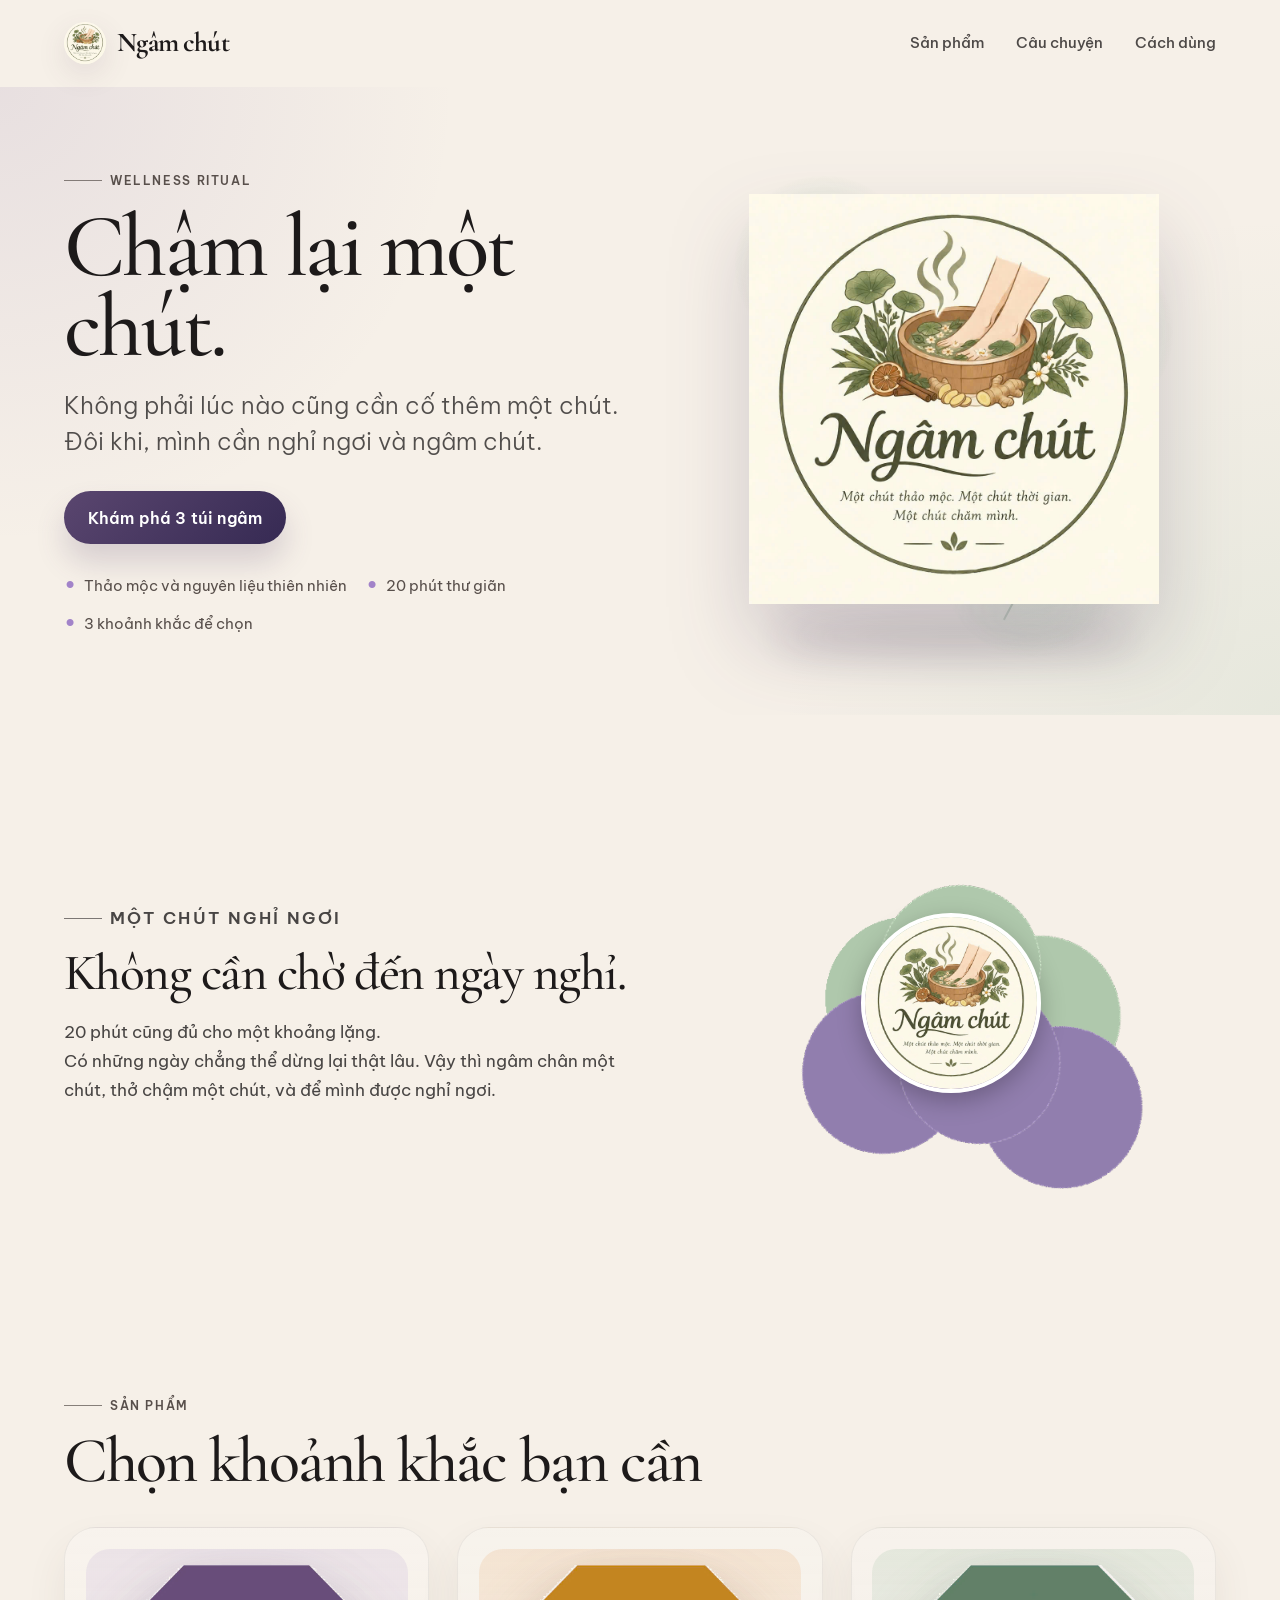
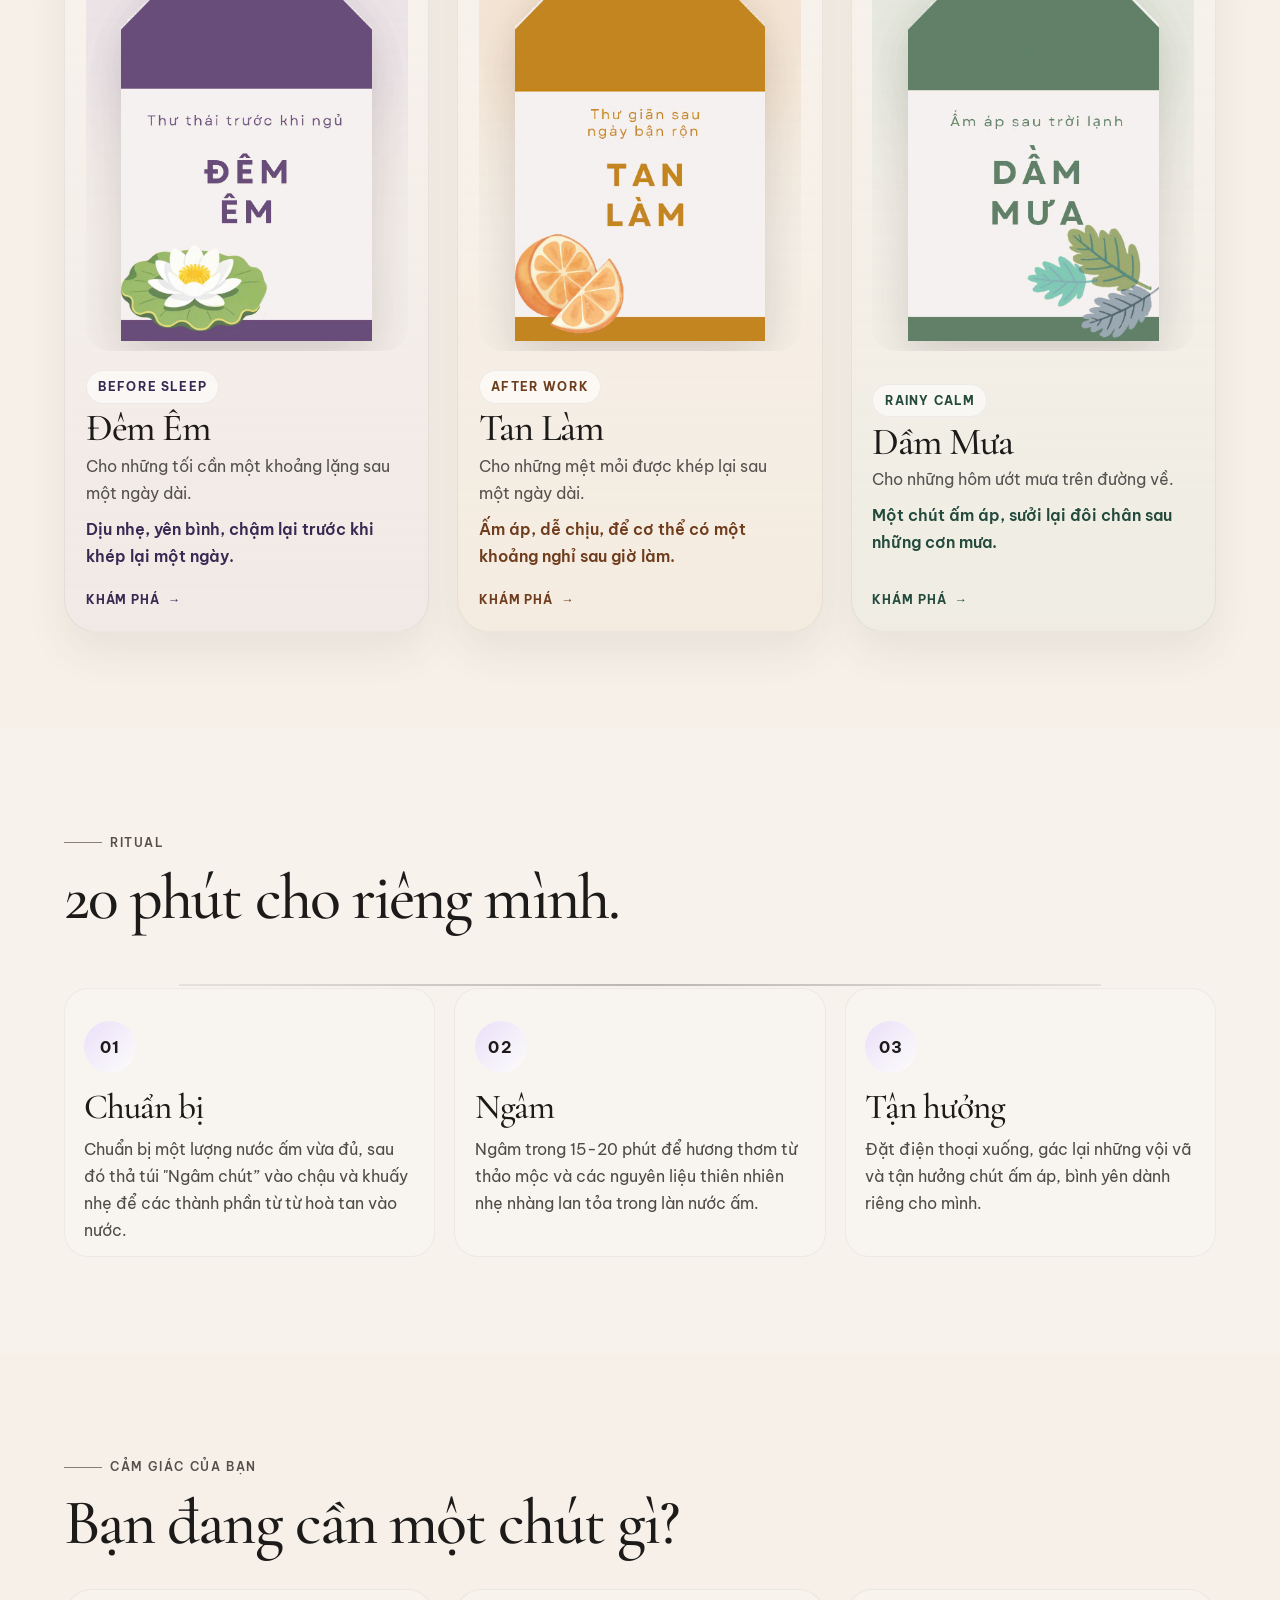
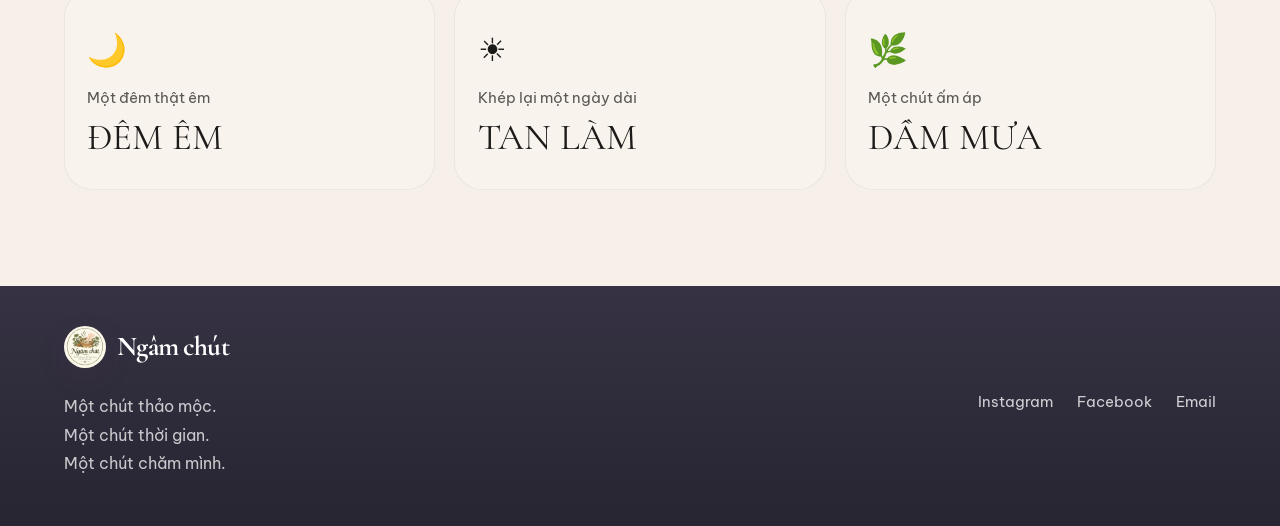
<file: index.html>
<!DOCTYPE html>
<html lang="vi">
  <head>
    <meta charset="UTF-8" />
    <meta http-equiv="X-UA-Compatible" content="IE=edge" />
    <meta name="viewport" content="width=device-width, initial-scale=1.0" />
    <meta
      name="description"
      content="Ngâm chút — Những phút ngâm chân nhỏ, cho những ngày cần được nghỉ ngơi. Khám phá 3 túi ngâm chân thư giãn theo cảm xúc: Đêm Êm, Tan Làm và Dầm Mưa."
    />
    <meta property="og:title" content="Ngâm chút — Một chút thời gian cho đôi chân" />
    <meta
      property="og:description"
      content="Một chút thảo mộc. Một chút thời gian. Một chút chăm mình."
    />
    <meta property="og:type" content="website" />
    <meta property="og:image" content="assets/images/DemEm.png" />
    <title>Ngâm chút — Một chút thời gian cho đôi chân</title>
    <link rel="preconnect" href="https://fonts.googleapis.com" />
    <link rel="preconnect" href="https://fonts.gstatic.com" crossorigin />
    <link
      href="https://fonts.googleapis.com/css2?family=Cormorant+Garamond:wght@500;600;700&family=Be+Vietnam+Pro:wght@400;500;600;700&display=swap"
      rel="stylesheet"
    />
    <link
      href="https://cdn.jsdelivr.net/npm/bootstrap@5.3.3/dist/css/bootstrap.min.css"
      rel="stylesheet"
    />
    <link
      href="https://cdn.jsdelivr.net/npm/bootstrap-icons@1.11.3/font/bootstrap-icons.min.css"
      rel="stylesheet"
    />
    <link rel="stylesheet" href="css/style.css" />
  </head>
  <body>
    <header class="site-header" id="siteHeader">
      <div class="container">
        <div class="header-inner">
          <a class="brand" href="#top" aria-label="Ngâm chút home">
            <img src="assets/images/LogoNgamChut.jpg" alt="Ngâm chút logo" />
            <span>Ngâm chút</span>
          </a>

          <button
            class="nav-toggle"
            type="button"
            aria-label="Mở menu"
            aria-expanded="false"
          >
            <span></span>
            <span></span>
            <span></span>
          </button>

          <nav class="main-nav" aria-label="Main navigation">
            <a href="#products">Sản phẩm</a>
            <a href="#story">Câu chuyện</a>
            <a href="#ritual">Cách dùng</a>
          </nav>
        </div>
      </div>
    </header>

    <main id="top">
      <section class="hero">
        <div class="container hero-shell">
          <div class="hero-copy reveal fade-up">
            <p class="eyebrow">Wellness ritual</p>
            <h1>Chậm lại một chút.</h1>
            <p class="lead">
              Không phải lúc nào cũng cần cố thêm một chút.<br />
              Đôi khi, mình cần nghỉ ngơi và ngâm chút.
            </p>
            <div class="cta-row">
              <a class="btn btn-primary" href="#products">Khám phá 3 túi ngâm</a>
            </div>
            <ul class="hero-meta" aria-label="Lợi ích của sản phẩm">
              <li>Thảo mộc và nguyên liệu thiên nhiên</li>
              <li>20 phút thư giãn</li>
              <li>3 khoảnh khắc để chọn</li>
            </ul>
          </div>

          <div class="hero-art reveal fade-left">
            <div class="art-scene">
              <div class="floating herb herb-one"></div>
              <div class="floating herb herb-two"></div>
              <div class="floating herb herb-three"></div>
              <div class="product-shadow"></div>
              <img
                src="assets/images/LogoNgamChut.jpg"
                alt="Logo Ngâm chút với hình chậu ngâm chân thảo mộc"
                class="main-product"
              />
            </div>
          </div>
        </div>
      </section>

      <section class="story section" id="story">
        <div class="container story-shell reveal fade-up">
          <div class="story-copy">
            <p class="eyebrow">Một chút nghỉ ngơi</p>
            <h2>Không cần chờ đến ngày nghỉ.</h2>
            <p>
              20 phút cũng đủ cho một khoảng lặng.<br />
              Có những ngày chẳng thể dừng lại thật lâu. Vậy thì ngâm chân một chút, thở chậm một chút, và để mình được nghỉ ngơi.
            </p>
          </div>

          <div class="story-visual reveal fade-right">
            <img
              src="assets/images/LogoNgamChut.jpg"
              alt="Logo Ngâm chút"
              class="story-logo"
            />
            <img src="assets/images/herbs-night.png" alt="Thảo mộc và lá cây" />
          </div>
        </div>
      </section>

      <section class="products section" id="products">
        <div class="container">
          <div class="section-heading reveal fade-up">
            <p class="eyebrow">Sản phẩm</p>
            <h2>Chọn khoảnh khắc bạn cần</h2>
          </div>
          <div class="product-grid" id="productGrid" aria-live="polite"></div>
        </div>
      </section>

      <section class="ritual section" id="ritual">
        <div class="container">
          <div class="section-heading reveal fade-up">
            <p class="eyebrow">Ritual</p>
            <h2>20 phút cho riêng mình.</h2>
          </div>

          <div class="ritual-steps">
            <div class="ritual-step reveal fade-up">
              <span class="step-num">01</span>
              <h3>Chuẩn bị</h3>
              <p>Chuẩn bị một lượng nước ấm vừa đủ, sau đó thả túi "Ngâm chút” vào chậu và khuấy nhẹ để các thành phần từ từ hoà tan vào nước.</p>
            </div>
            <div class="ritual-step reveal fade-up delay-1">
              <span class="step-num">02</span>
              <h3>Ngâm</h3>
              <p>Ngâm trong 15-20 phút để hương thơm từ thảo mộc và các nguyên liệu thiên nhiên nhẹ nhàng lan tỏa trong làn nước ấm.</p>
            </div>
            <div class="ritual-step reveal fade-up delay-2">
              <span class="step-num">03</span>
              <h3>Tận hưởng</h3>
              <p>Đặt điện thoại xuống, gác lại những vội vã và tận hưởng chút ấm áp, bình yên dành riêng cho mình.</p>
            </div>
          </div>
        </div>
      </section>

      <section class="choice section" id="choice">
        <div class="container">
          <div class="section-heading reveal fade-up">
            <p class="eyebrow">Cảm giác của bạn</p>
            <h2>Bạn đang cần một chút gì?</h2>
          </div>

          <div class="choice-grid">
            <a class="choice-card reveal fade-up" href="product.html?id=dem-em">
              <span class="choice-icon">🌙</span>
              <span class="choice-label">Một đêm thật êm</span>
              <span class="choice-name">ĐÊM ÊM</span>
            </a>
            <a class="choice-card reveal fade-up delay-1" href="product.html?id=tan-lam">
              <span class="choice-icon">☀</span>
              <span class="choice-label">Khép lại một ngày dài</span>
              <span class="choice-name">TAN LÀM</span>
            </a>
            <a class="choice-card reveal fade-up delay-2" href="product.html?id=dam-mua">
              <span class="choice-icon">🌿</span>
              <span class="choice-label">Một chút ấm áp</span>
              <span class="choice-name">DẦM MƯA</span>
            </a>
          </div>
        </div>
      </section>
    </main>

    <footer class="site-footer">
      <div class="container footer-shell">
        <div class="footer-brand">
          <a class="brand" href="#top" aria-label="Ngâm chút home">
            <img src="assets/images/LogoNgamChut.jpg" alt="Ngâm chút logo" />
            <span>Ngâm chút</span>
          </a>
          <p>
            Một chút thảo mộc.<br />
            Một chút thời gian.<br />
            Một chút chăm mình.
          </p>
        </div>

        <div class="footer-links" aria-label="Social links">
          <a href="#" aria-label="Instagram">Instagram</a>
          <a href="#" aria-label="Facebook">Facebook</a>
          <a href="mailto:hello@ngamchut.vn" aria-label="Email">Email</a>
        </div>
      </div>
    </footer>

    <script src="js/script.js"></script>
  </body>
</html>
</file>
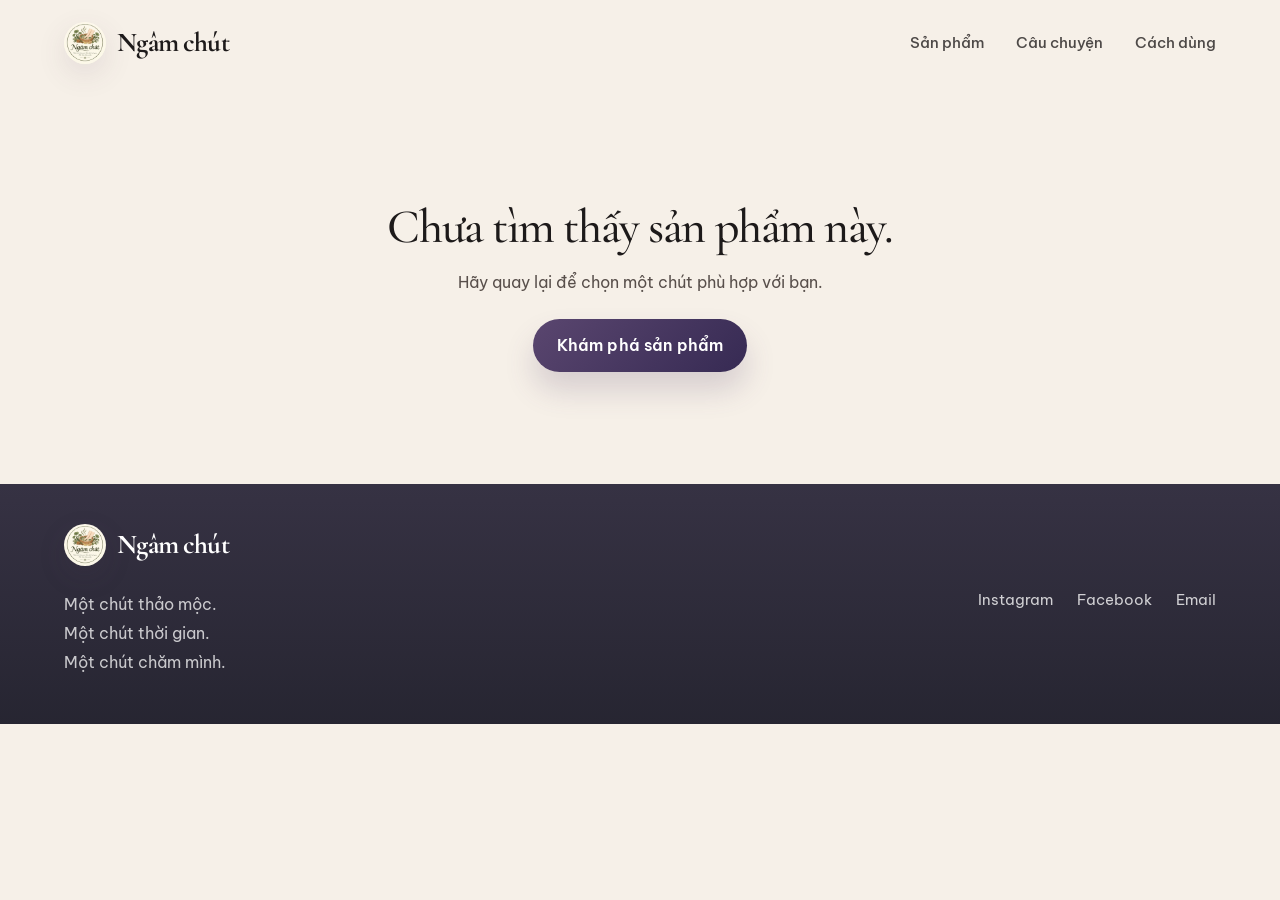
<file: product.html>
<!DOCTYPE html>
<html lang="vi">
  <head>
    <meta charset="UTF-8" />
    <meta name="viewport" content="width=device-width, initial-scale=1.0" />
    <meta
      name="description"
      content="Khám phá sản phẩm ngâm chân thảo mộc của Ngâm chút, cách dùng và playlist nhạc thư giãn."
    />
    <meta property="og:type" content="product" />
    <title>Sản phẩm — Ngâm chút</title>
    <link rel="preconnect" href="https://fonts.googleapis.com" />
    <link rel="preconnect" href="https://fonts.gstatic.com" crossorigin />
    <link
      href="https://fonts.googleapis.com/css2?family=Cormorant+Garamond:wght@500;600;700&family=Be+Vietnam+Pro:wght@400;500;600;700&display=swap"
      rel="stylesheet"
    />
    <link
      href="https://cdn.jsdelivr.net/npm/bootstrap@5.3.3/dist/css/bootstrap.min.css"
      rel="stylesheet"
    />
    <link
      href="https://cdn.jsdelivr.net/npm/bootstrap-icons@1.11.3/font/bootstrap-icons.min.css"
      rel="stylesheet"
    />
    <link rel="stylesheet" href="css/style.css" />
  </head>
  <body>
    <header class="site-header" id="siteHeader">
      <div class="container">
        <div class="header-inner">
          <a class="brand" href="index.html#top" aria-label="Ngâm chút home">
            <img src="assets/images/LogoNgamChut.jpg" alt="Ngâm chút logo" />
            <span>Ngâm chút</span>
          </a>
          <button
            class="nav-toggle"
            type="button"
            aria-label="Mở menu"
            aria-expanded="false"
          >
            <span></span>
            <span></span>
            <span></span>
          </button>
          <nav class="main-nav" aria-label="Điều hướng chính">
            <a href="index.html#products">Sản phẩm</a>
            <a href="index.html#story">Câu chuyện</a>
            <a href="index.html#ritual">Cách dùng</a>
          </nav>
        </div>
      </div>
    </header>

    <main class="container product-detail-page" id="productDetail">
      <section class="product-detail-section">
        <a class="back-link" href="index.html#products">
          <i class="bi bi-arrow-left" aria-hidden="true"></i>
          Tất cả sản phẩm
        </a>

        <div class="detail-layout">
          <div class="detail-visual-wrap reveal fade-left">
            <div class="detail-visual">
              <img id="detailImage" src="assets/images/DemEm.png" alt="" />
            </div>
          </div>

          <div class="detail-copy reveal fade-up">
            <span class="detail-tag" id="detailTag"></span>
            <h1 id="detailTitle"></h1>
            <p class="eyebrow" id="detailHeader"></p>
            <p class="detail-description" id="detailDescription"></p>
            <p class="detail-concept" id="detailConcept"></p>

            <div class="detail-lists">
              <div>
                <span class="list-label">Thành phần</span>
                <ul id="detailNotes"></ul>
              </div>
              <div>
                <span class="list-label">Phù hợp</span>
                <ul id="detailMatches"></ul>
              </div>
            </div>

            <div class="usage-wrap">
              <h2>Cách dùng</h2>
              <ol id="detailSteps"></ol>
            </div>
          </div>
        </div>
      </section>

      <section class="playlist-section reveal fade-up" aria-labelledby="playlistTitle">
        <div class="playlist-heading">
          <p class="eyebrow">Một chút âm thanh</p>
          <h2 id="playlistTitle">Chọn một bản nhạc để nghe.</h2>
          <p>Chọn bất kỳ giai điệu nào bạn muốn; nhạc chỉ phát khi bạn chủ động bật.</p>
        </div>

        <div class="audio-player">
          <div class="player-header">
            <button
              type="button"
              class="player-toggle"
              id="playPauseBtn"
              aria-label="Phát bài nhạc đã chọn"
            >
              <i class="bi bi-play-fill" aria-hidden="true"></i>
            </button>
            <div class="player-meta">
              <span class="player-label">Nghe một chút</span>
              <div class="player-time" aria-live="off">
                <span id="currentTime">00:00</span>
                <span>/</span>
                <span id="durationTime">00:00</span>
              </div>
            </div>
          </div>

          <div class="player-visualizer" id="audioVisualizer" aria-hidden="true">
            <span></span>
            <span></span>
            <span></span>
            <span></span>
            <span></span>
          </div>

          <div class="player-controls">
            <input
              type="range"
              id="seekBar"
              min="0"
              max="100"
              value="0"
              aria-label="Tiến độ phát nhạc"
            />
            <div class="volume-row">
              <button type="button" class="volume-btn" id="muteBtn" aria-label="Tắt âm">
                <i class="bi bi-volume-up-fill" aria-hidden="true"></i>
              </button>
              <input
                type="range"
                id="volumeBar"
                min="0"
                max="1"
                step="0.01"
                value="0.7"
                aria-label="Âm lượng"
              />
            </div>
          </div>

          <p class="audio-status" id="audioStatus" role="status"></p>
          <div class="music-playlist" id="musicPlaylist" aria-label="Danh sách nhạc"></div>
          <audio id="productAudio" preload="none"></audio>
        </div>
      </section>
    </main>

    <section class="product-not-found container" id="productNotFound" hidden>
      <h1>Chưa tìm thấy sản phẩm này.</h1>
      <p>Hãy quay lại để chọn một chút phù hợp với bạn.</p>
      <a class="btn btn-primary" href="index.html#products">Khám phá sản phẩm</a>
    </section>

    <footer class="site-footer">
      <div class="container footer-shell">
        <div class="footer-brand">
          <a class="brand" href="index.html#top" aria-label="Ngâm chút home">
            <img src="assets/images/LogoNgamChut.jpg" alt="Ngâm chút logo" />
            <span>Ngâm chút</span>
          </a>
          <p>
            Một chút thảo mộc.<br />
            Một chút thời gian.<br />
            Một chút chăm mình.
          </p>
        </div>
        <div class="footer-links" aria-label="Liên kết mạng xã hội">
          <a href="#" aria-label="Instagram">Instagram</a>
          <a href="#" aria-label="Facebook">Facebook</a>
          <a href="mailto:hello@ngamchut.vn" aria-label="Email">Email</a>
        </div>
      </div>
    </footer>

    <script src="js/script.js"></script>
  </body>
</html>
</file>
<file: css/style.css>
:root {
  --cream: #f6f0e8;
  --cream-strong: #ede0d3;
  --ivory: #fffdf9;
  --ink: #1d1a1a;
  --muted: #584f4b;
  --line: rgba(29, 26, 26, 0.08);
  --shadow-soft: 0 20px 40px rgba(76, 58, 48, 0.08);
  --purple-900: #362a53;
  --purple-700: #5a466f;
  --purple-500: #a283c9;
  --purple-200: #e9dff8;
  --orange-900: #6f3d1d;
  --orange-700: #b95d1e;
  --orange-500: #e3a05d;
  --orange-200: #f8d9b0;
  --sage-900: #234a3d;
  --sage-700: #3b6c52;
  --sage-500: #8eb79a;
  --sage-200: #dcefe1;
  --wood: #c88857;
}

html {
  scroll-behavior: smooth;
}

body {
  margin: 0;
  font-family: "Be Vietnam Pro", sans-serif;
  background: var(--cream);
  color: var(--ink);
  line-height: 1.7;
}

img {
  display: block;
  max-width: 100%;
}

a {
  color: inherit;
  text-decoration: none;
}

button,
input {
  font: inherit;
}

p {
  margin: 0;
}

h1,
h2,
h3,
h4,
.brand,
.product-heading {
  font-family: "Cormorant Garamond", serif;
  letter-spacing: -0.03em;
  margin: 0;
}

.container {
  max-width: 1200px;
  margin: 0 auto;
  padding: 0 24px;
}

.section {
  padding: 96px 0;
}

.eyebrow {
  display: inline-flex;
  align-items: center;
  gap: 0.5rem;
  text-transform: uppercase;
  letter-spacing: 0.14em;
  font-size: 0.72rem;
  color: var(--muted);
  margin-bottom: 1rem;
  font-weight: 600;
}

.eyebrow::before {
  content: "";
  display: inline-block;
  width: 38px;
  height: 1px;
  background: currentColor;
  opacity: 0.7;
}

.site-header {
  position: sticky;
  top: 0;
  z-index: 1040;
  transition: background 0.35s ease, box-shadow 0.35s ease, border-color 0.35s ease;
  border-bottom: 1px solid transparent;
}

.site-header.scrolled {
  background: rgba(246, 240, 232, 0.8);
  backdrop-filter: blur(8px);
  border-color: rgba(29, 26, 26, 0.06);
  box-shadow: 0 10px 28px rgba(74, 62, 53, 0.04);
}

.header-inner {
  display: flex;
  align-items: center;
  justify-content: space-between;
  min-height: 86px;
}

.brand {
  display: inline-flex;
  align-items: center;
  gap: 0.7rem;
  font-size: clamp(1.7rem, 2vw, 2.2rem);
  font-weight: 700;
  line-height: 1;
  color: var(--ink);
}

.brand img {
  width: 42px;
  height: 42px;
  object-fit: cover;
  border-radius: 50%;
  box-shadow: 0 10px 30px rgba(91, 64, 93, 0.12);
}

.main-nav {
  display: flex;
  align-items: center;
  gap: 2rem;
}

.main-nav a {
  position: relative;
  color: rgba(29, 26, 26, 0.78);
  font-size: 0.96rem;
  font-weight: 500;
  transition: color 0.25s ease;
}

.main-nav a::after {
  content: "";
  position: absolute;
  left: 0;
  bottom: -0.4rem;
  width: 100%;
  height: 1px;
  background: rgba(29, 26, 26, 0.7);
  transform: scaleX(0);
  transform-origin: center;
  transition: transform 0.25s ease;
}

.main-nav a:hover,
.main-nav a:focus-visible,
.main-nav a.active {
  color: var(--ink);
}

.main-nav a:hover::after,
.main-nav a:focus-visible::after,
.main-nav a.active::after {
  transform: scaleX(1);
}

.nav-toggle {
  display: none;
  width: 48px;
  height: 48px;
  padding: 0;
  border: 1px solid rgba(29, 26, 26, 0.1);
  background: rgba(255, 255, 255, 0.04);
  border-radius: 50%;
  align-items: center;
  justify-content: center;
  flex-direction: column;
  gap: 0.35rem;
}

.nav-toggle span {
  display: block;
  width: 20px;
  height: 2px;
  background: var(--ink);
  border-radius: 999px;
  transition: 0.25s ease;
}

.hero {
  position: relative;
  padding-top: 32px;
  padding-bottom: 36px;
  overflow: hidden;
}

.hero::before {
  content: "";
  position: absolute;
  inset: 0;
  background: radial-gradient(circle at top left, rgba(128, 104, 167, 0.12), transparent 32%),
    radial-gradient(circle at bottom right, rgba(117, 171, 141, 0.12), transparent 35%);
  pointer-events: none;
}

.hero-shell {
  display: grid;
  grid-template-columns: 1.05fr 0.95fr;
  align-items: center;
  gap: 48px;
  position: relative;
}

.hero-copy {
  position: relative;
  z-index: 1;
}

.hero h1 {
  font-size: clamp(4rem, 7vw, 7.2rem);
  line-height: 0.9;
  margin-bottom: 1.2rem;
  color: var(--ink);
}

.lead {
  max-width: 560px;
  font-size: clamp(1.1rem, 2vw, 1.5rem);
  line-height: 1.5;
  color: rgba(29, 26, 26, 0.76);
}

.cta-row {
  display: flex;
  align-items: center;
  gap: 1rem;
  margin-top: 2rem;
}

.btn {
  min-height: 48px;
  border-radius: 999px;
  padding: 0.9rem 1.5rem;
  font-weight: 600;
  letter-spacing: 0.01em;
  transition: transform 0.25s ease, box-shadow 0.25s ease, background 0.25s ease;
}

.btn:hover,
.btn:focus-visible {
  transform: translateY(-1px);
}

.btn-primary {
  background: linear-gradient(135deg, var(--purple-700), var(--purple-900));
  color: white;
  border: none;
  box-shadow: 0 18px 30px rgba(90, 70, 111, 0.2);
}

.btn-primary:hover,
.btn-primary:focus-visible {
  background: linear-gradient(135deg, var(--purple-900), var(--purple-700));
  color: white;
}

.hero-meta {
  list-style: none;
  padding: 0;
  display: flex;
  flex-wrap: wrap;
  gap: 0.8rem 1.2rem;
  margin: 1.8rem 0 0;
  color: var(--muted);
  font-size: 0.92rem;
}

.hero-meta li {
  display: inline-flex;
  align-items: center;
  gap: 0.5rem;
}

.hero-meta li::before {
  content: "•";
  color: var(--purple-500);
  font-size: 1.4rem;
  line-height: 1;
}

.hero-art {
  position: relative;
}

.art-scene {
  position: relative;
  display: grid;
  place-items: center;
  min-height: 560px;
}

.product-shadow {
  position: absolute;
  bottom: 24px;
  width: min(68%, 440px);
  height: 36px;
  background: rgba(76, 57, 84, 0.18);
  border-radius: 50%;
  filter: blur(18px);
}

.main-product {
  position: relative;
  z-index: 2;
  max-width: min(100%, 410px);
  filter: drop-shadow(0 40px 40px rgba(53, 42, 78, 0.2));
  animation: floatCard 6s ease-in-out infinite;
}

.floating {
  position: absolute;
  z-index: 1;
  display: block;
  opacity: 0.9;
  animation: drift 8s ease-in-out infinite alternate;
}

.herb {
  width: 180px;
  height: 180px;
  background: radial-gradient(circle at center, rgba(173, 210, 179, 0.3), rgba(135, 182, 142, 0.08) 58%, transparent 72%);
  border-radius: 50%;
}

.herb::before,
.herb::after {
  content: "";
  position: absolute;
  inset: 50% auto auto 50%;
  width: 2px;
  height: 120px;
  background: linear-gradient(to bottom, rgba(94, 131, 94, 0.7), rgba(62, 101, 81, 0.2));
  transform: translate(-50%, -50%) rotate(28deg);
  border-radius: 999px;
}

.herb::after {
  width: 130px;
  height: 2px;
  inset: 52% auto auto 50%;
  transform: translate(-50%, -50%) rotate(22deg);
  background: linear-gradient(to right, rgba(94, 131, 94, 0.75), rgba(94, 131, 94, 0.12));
}

.herb-one {
  left: 8%;
  top: 10%;
}

.herb-two {
  right: 8%;
  top: 22%;
  animation-delay: 1.2s;
}

.herb-three {
  right: 18%;
  bottom: 4%;
  animation-delay: 1.8s;
}

.section-heading {
  max-width: 640px;
  margin-bottom: 2.2rem;
}

.section-heading h2 {
  font-size: clamp(2.6rem, 5vw, 4rem);
  line-height: 0.95;
}

.story-shell {
  display: grid;
  grid-template-columns: 1fr 0.9fr;
  gap: 32px;
  align-items: center;
  padding: 32px 24px;
}

.story-copy h2 {
  font-size: clamp(2.6rem, 4vw, 4rem);
  line-height: 0.96;
  margin-bottom: 1.2rem;
}

.story-copy p {
  max-width: 560px;
  color: rgba(29, 26, 26, 0.8);
  font-size: 1.08rem;
}

.story-visual {
  position: relative;
  width: 100%;
  height: 380px;
  min-height: 0;

  background: transparent;
  border: none;
  border-radius: 0;

  overflow: visible;
}

/* TẤT CẢ ảnh trong visual không được chiếm khoảng trống */
.story-visual img {
  position: absolute;
  display: block;
}

/* Ảnh thảo mộc phía sau */
.story-visual > img:not(.story-logo) {
  z-index: 1;

  top: 50%;
  left: 50%;

  width: 110%;
  height: 110%;

  transform: translate(-50%, -50%);

  object-fit: contain;
}

/* Logo phía trước */
.story-visual .story-logo {
  z-index: 2;

  top: 50%;
  left: 50%;

  width: 44%;
  max-width: 190px;
  height: auto;

  transform: translate(-50%, -50%);

  object-fit: contain;

  border-radius: 50%;
  border: 4px solid white;

  box-shadow: 0 8px 25px rgba(0, 0, 0, 0.25);
}
.story-visual {
  width: 100%;
  height: 320px;
  min-height: 0;
  overflow: visible;
}

/* Ảnh phía sau lớn hơn */
.story-visual > img:not(.story-logo) {
  width: 125%;
  height: 125%;
}

/* Logo */
.story-visual .story-logo {
  width: 48%;
  max-width: 180px;
}
.product-grid {
  display: grid;
  grid-template-columns: repeat(3, minmax(0, 1fr));
  gap: 28px;
}

.product-card {
  position: relative;
  display: flex;
  flex-direction: column;
  justify-content: space-between;
  padding: 1.3rem;
  min-height: 100%;
  border-radius: 32px;
  border: 1px solid rgba(29, 26, 26, 0.06);
  background: rgba(255, 255, 255, 0.28);
  box-shadow: var(--shadow-soft);
  transition: transform 0.3s ease, box-shadow 0.3s ease, border-color 0.3s ease;
  overflow: hidden;
}

.product-card[data-theme="purple"] {
  --accent: var(--purple-900);
  --soft-accent: rgba(160, 131, 201, 0.14);
  --soft-accent-strong: rgba(160, 131, 201, 0.2);
  background: linear-gradient(180deg, rgba(255, 255, 255, 0.22), rgba(160, 131, 201, 0.06));
}

.product-card[data-theme="amber"] {
  --accent: var(--orange-900);
  --soft-accent: rgba(227, 160, 93, 0.18);
  --soft-accent-strong: rgba(227, 160, 93, 0.26);
  background: linear-gradient(180deg, rgba(255, 255, 255, 0.2), rgba(227, 160, 93, 0.05));
}

.product-card[data-theme="sage"] {
  --accent: var(--sage-900);
  --soft-accent: rgba(142, 183, 154, 0.18);
  --soft-accent-strong: rgba(142, 183, 154, 0.24);
  background: linear-gradient(180deg, rgba(255, 255, 255, 0.18), rgba(142, 183, 154, 0.06));
}

.product-card:hover,
.product-card:focus-within {
  transform: translateY(-6px);
  box-shadow: 0 24px 50px rgba(76, 58, 48, 0.1);
  border-color: rgba(29, 26, 26, 0.09);
}

.product-card.is-highlighted {
  outline: 2px solid rgba(29, 26, 26, 0.2);
  box-shadow: 0 28px 55px rgba(29, 26, 26, 0.12);
}

.product-art {
  position: relative;
  padding: 1rem 0 0.6rem;
  min-height: 340px;
  display: grid;
  place-items: center;
  background: linear-gradient(180deg, var(--soft-accent), transparent 72%);
  border-radius: 24px;
  overflow: hidden;
}

.product-art::before {
  content: "";
  position: absolute;
  inset: 10% 12% auto 12%;
  height: 160px;
  border-radius: 50%;
  background: var(--soft-accent-strong);
  filter: blur(30px);
}

.product-art img {
  position: relative;
  z-index: 1;
  max-width: 78%;
  object-fit: contain;
  transition: transform 0.35s ease, rotate 0.35s ease;
  filter: drop-shadow(0 18px 26px rgba(51, 40, 37, 0.18));
}

.product-card:hover .product-art img {
  transform: scale(1.04) rotate(-2deg);
}

.product-card .herb-orb {
  position: absolute;
  width: 120px;
  height: 120px;
  background: radial-gradient(circle, rgba(255, 255, 255, 0.52), transparent 67%);
  border-radius: 50%;
  filter: blur(10px);
  animation: drift 7s ease-in-out infinite alternate;
}

.product-card .herb-orb:nth-of-type(1) {
  left: 12%;
  top: 12%;
}

.product-card .herb-orb:nth-of-type(2) {
  right: 10%;
  bottom: 12%;
  animation-delay: 1s;
}

.product-body {
  display: flex;
  flex-direction: column;
  gap: 0.45rem;
  margin-top: 1.2rem;
}

.product-tag {
  display: inline-flex;
  width: fit-content;
  padding: 0.38rem 0.7rem;
  border-radius: 999px;
  background: rgba(255, 255, 255, 0.56);
  border: 1px solid rgba(29, 26, 26, 0.06);
  color: var(--accent);
  font-size: 0.72rem;
  text-transform: uppercase;
  letter-spacing: 0.1em;
  font-weight: 700;
}

.product-body h3 {
  font-size: clamp(2.1rem, 3vw, 3rem);
  line-height: 0.9;
}

.product-body p {
  color: rgba(29, 26, 26, 0.74);
}

.product-body .product-concept {
  margin-top: 0.08rem;
  color: var(--accent);
  font-weight: 600;
}

.product-actions {
  display: flex;
  justify-content: flex-start;
  margin-top: 1.2rem;
}

.product-btn {
  border: none;
  background: transparent;
  color: var(--accent);
  padding: 0;
  font-weight: 700;
  letter-spacing: 0.07em;
  text-transform: uppercase;
  font-size: 0.78rem;
}

.product-btn::after {
  content: "→";
  display: inline-block;
  margin-left: 0.5rem;
  transition: transform 0.2s ease;
}

.product-btn:hover::after,
.product-btn:focus-visible::after {
  transform: translateX(4px);
}

.ritual {
  background: rgba(255, 255, 255, 0.15);
}

.ritual-steps {
  position: relative;
  display: grid;
  grid-template-columns: repeat(3, minmax(0, 1fr));
  gap: 1.2rem;
  padding-top: 1.5rem;
}

.ritual-steps::before {
  content: "";
  position: absolute;
  left: 10%;
  right: 10%;
  top: 1.2rem;
  height: 2px;
  background: linear-gradient(to right, rgba(29, 26, 26, 0.08), rgba(29, 26, 26, 0.28), rgba(29, 26, 26, 0.08));
}

.ritual-step {
  position: relative;
  display: flex;
  flex-direction: column;
  gap: 0.75rem;
  padding: 2rem 1.2rem 0.7rem;
  background: rgba(255, 255, 255, 0.2);
  border: 1px solid rgba(29, 26, 26, 0.05);
  border-radius: 24px;
}

.step-num {
  display: inline-flex;
  align-items: center;
  justify-content: center;
  width: 52px;
  height: 52px;
  border-radius: 50%;
  background: linear-gradient(135deg, var(--purple-200), rgba(255, 255, 255, 0.75));
  color: var(--ink);
  font-weight: 700;
  letter-spacing: 0.08em;
  margin-bottom: 0.2rem;
}

.ritual-step h3 {
  font-size: 2.2rem;
  line-height: 1;
}

.ritual-step p {
  color: rgba(29, 26, 26, 0.78);
}

.choice-grid {
  display: grid;
  grid-template-columns: repeat(3, minmax(0, 1fr));
  gap: 1.2rem;
}

.choice-card {
  text-align: left;
  display: flex;
  flex-direction: column;
  justify-content: center;
  gap: 0.55rem;
  min-height: 200px;
  padding: 2rem 1.4rem;
  border: 1px solid rgba(29, 26, 26, 0.06);
  border-radius: 28px;
  background: rgba(255, 255, 255, 0.24);
  color: var(--ink);
  transition: transform 0.25s ease, box-shadow 0.25s ease, border-color 0.25s ease;
}

.choice-card:hover,
.choice-card:focus-visible {
  transform: translateY(-4px);
  box-shadow: 0 18px 38px rgba(59, 49, 40, 0.08);
  border-color: rgba(29, 26, 26, 0.12);
}

.choice-icon {
  font-size: 2rem;
}

.choice-label {
  color: rgba(29, 26, 26, 0.72);
  font-size: 0.95rem;
}

.choice-name {
  font-family: "Cormorant Garamond", serif;
  font-size: 2.3rem;
  line-height: 1;
}

.site-footer {
  padding: 2.5rem 0 3rem;
  background: linear-gradient(180deg, rgba(42, 38, 57, 0.94), rgba(30, 29, 42, 0.96));
  color: rgba(255, 255, 255, 0.8);
}

.footer-shell {
  display: flex;
  justify-content: space-between;
  gap: 1.5rem;
  align-items: center;
}

.footer-brand .brand {
  color: white;
}

.footer-brand p {
  margin-top: 1rem;
  line-height: 1.8;
  color: rgba(255, 255, 255, 0.75);
}

.footer-links {
  display: flex;
  gap: 1.5rem;
  flex-wrap: wrap;
  font-size: 0.95rem;
}

.footer-links a {
  color: rgba(255, 255, 255, 0.78);
}

.detail-layout {
  display: grid;
  grid-template-columns: 0.9fr 1.1fr;
  gap: 1.4rem;
  padding: 2rem 0;
}

.detail-visual-wrap {
  position: relative;
  padding: 0.7rem;
  background: linear-gradient(180deg, var(--detail-soft), rgba(255, 255, 255, 0.88));
  border-radius: 28px;
  min-height: 480px;
}

.detail-visual {
  height: 100%;
  display: grid;
  place-items: center;
  border-radius: 22px;
  overflow: hidden;
  background: rgba(255, 255, 255, 0.3);
}

.detail-visual img {
  width: min(100%, 360px);
  filter: drop-shadow(0 28px 30px rgba(89, 67, 84, 0.18));
  animation: floatCard 5.5s ease-in-out infinite;
}

.detail-copy {
  padding: 1rem 0.75rem 0 0.2rem;
}

.detail-copy h3 {
  font-size: clamp(3rem, 4vw, 4.3rem);
  line-height: 0.9;
  margin-bottom: 0.5rem;
  color: var(--ink);
}

.back-link {
  display: inline-flex;
  align-items: center;
  gap: 0.55rem;
  min-height: 44px;
  color: var(--muted);
  font-size: 0.92rem;
  transition: color 0.2s ease, gap 0.2s ease;
}

.back-link:hover,
.back-link:focus-visible {
  gap: 0.75rem;
  color: var(--ink);
}

.detail-description {
  color: rgba(29, 26, 26, 0.8);
  margin-bottom: 1.2rem;
  font-size: 1.05rem;
}

.detail-lists {
  display: grid;
  grid-template-columns: repeat(2, minmax(0, 1fr));
  gap: 1rem;
  margin-bottom: 1.2rem;
}

.list-label {
  display: inline-block;
  margin-bottom: 0.5rem;
  font-weight: 700;
  text-transform: uppercase;
  letter-spacing: 0.08em;
  font-size: 0.72rem;
  color: var(--detail-accent);
}

.detail-lists ul {
  padding-left: 1.1rem;
  margin: 0;
  color: rgba(29, 26, 26, 0.76);
}

.usage-wrap {
  margin-top: 1.2rem;
}

.usage-wrap h4 {
  font-size: 1.8rem;
  margin-bottom: 0.65rem;
}

.usage-wrap ol {
  margin: 0;
  padding-left: 1.2rem;
  color: rgba(29, 26, 26, 0.8);
}

.audio-player {
  display: flex;
  flex-direction: column;
  gap: 1rem;
  padding: 1.4rem;
  border: 1px solid rgba(29, 26, 26, 0.06);
  border-radius: 24px;
  background: rgba(255, 255, 255, 0.42);
  box-shadow: var(--shadow-soft);
}

.player-header {
  display: flex;
  align-items: center;
  gap: 1rem;
}

.player-toggle {
  display: inline-flex;
  align-items: center;
  justify-content: center;
  width: 52px;
  height: 52px;
  flex-shrink: 0;
  border: 0;
  border-radius: 50%;
  background: linear-gradient(135deg, var(--detail-accent), rgba(0, 0, 0, 0.14));
  color: white;
  box-shadow: 0 12px 28px rgba(29, 26, 26, 0.12);
}

.player-toggle i {
  font-size: 1.4rem;
}

.player-meta {
  display: flex;
  align-items: center;
  justify-content: space-between;
  gap: 1rem;
  width: 100%;
}

.player-label {
  font-weight: 700;
  letter-spacing: 0.02em;
  color: var(--ink);
}

.player-time {
  color: rgba(29, 26, 26, 0.78);
  font-size: 0.88rem;
}

.player-visualizer {
  display: flex;
  align-items: end;
  justify-content: center;
  gap: 0.48rem;
  height: 40px;
}

.player-visualizer span {
  display: block;
  width: 7px;
  height: 10px;
  border-radius: 999px;
  background: linear-gradient(180deg, rgba(29, 26, 26, 0.45), var(--detail-accent));
  animation: visualizer 1.1s ease-in-out infinite;
  transform-origin: center bottom;
}

.player-visualizer span:nth-child(1) { animation-delay: 0.1s; }
.player-visualizer span:nth-child(2) { animation-delay: 0.25s; }
.player-visualizer span:nth-child(3) { animation-delay: 0.4s; }
.player-visualizer span:nth-child(4) { animation-delay: 0.55s; }
.player-visualizer span:nth-child(5) { animation-delay: 0.75s; }

.player-visualizer.playing span {
  animation-play-state: running;
}

.player-visualizer:not(.playing) span {
  animation-play-state: paused;
  height: 8px;
}

.player-controls {
  display: flex;
  flex-direction: column;
  gap: 0.7rem;
}

input[type="range"] {
  width: 100%;
  accent-color: var(--detail-accent);
}

.volume-row {
  display: flex;
  align-items: center;
  gap: 0.8rem;
}

.volume-btn {
  display: inline-flex;
  align-items: center;
  justify-content: center;
  width: 42px;
  height: 42px;
  border-radius: 50%;
  border: 1px solid rgba(29, 26, 26, 0.08);
  background: rgba(255, 255, 255, 0.45);
  color: var(--ink);
}

#volumeBar {
  max-width: 160px;
}

.product-detail-page {
  --detail-accent: var(--purple-900);
  --detail-soft: rgba(160, 131, 201, 0.15);
}

.product-detail-page[data-theme="amber"] {
  --detail-accent: var(--orange-900);
  --detail-soft: rgba(227, 160, 93, 0.14);
}

.product-detail-page[data-theme="sage"] {
  --detail-accent: var(--sage-900);
  --detail-soft: rgba(142, 183, 154, 0.17);
}

.product-detail-section {
  padding-top: 3rem;
}

.detail-tag {
  display: inline-flex;
  padding: 0.4rem 0.75rem;
  margin-bottom: 1rem;
  border-radius: 999px;
  color: var(--detail-accent);
  background: var(--detail-soft);
  font-size: 0.72rem;
  font-weight: 700;
  letter-spacing: 0.1em;
  text-transform: uppercase;
}

.detail-copy h1 {
  font-size: clamp(3.4rem, 6vw, 5rem);
  line-height: 0.9;
  margin-bottom: 0.7rem;
}

.detail-concept {
  max-width: 38rem;
  margin: 0.8rem 0 1.2rem;
  color: var(--detail-accent);
  font-weight: 600;
}

.playlist-section {
  padding: 1rem 0 5rem;
}

.playlist-heading {
  margin-bottom: 1rem;
}

.playlist-heading h2 {
  font-size: clamp(2.4rem, 4vw, 3.5rem);
  line-height: 1;
}

.playlist-heading p {
  margin-top: 0.7rem;
  color: var(--muted);
}

.music-playlist {
  display: grid;
  gap: 0.65rem;
}

.playlist-track {
  display: flex;
  align-items: center;
  gap: 1rem;
  width: 100%;
  min-height: 72px;
  padding: 0.8rem 1rem;
  border: 1px solid rgba(29, 26, 26, 0.07);
  border-radius: 18px;
  background: rgba(255, 255, 255, 0.42);
  color: var(--ink);
  text-align: left;
  transition: background 0.2s ease, border-color 0.2s ease, transform 0.2s ease;
}

.playlist-track:hover,
.playlist-track:focus-visible,
.playlist-track.is-selected {
  border-color: color-mix(in srgb, var(--detail-accent) 35%, white);
  background: var(--detail-soft);
}

.playlist-track:hover {
  transform: translateY(-1px);
}

.track-play-icon {
  display: grid;
  place-items: center;
  flex: 0 0 42px;
  width: 42px;
  height: 42px;
  border-radius: 50%;
  background: rgba(255, 255, 255, 0.74);
  color: var(--detail-accent);
  font-size: 1.25rem;
}

.track-copy {
  display: grid;
  gap: 0.1rem;
  min-width: 0;
  flex: 1;
}

.track-name {
  font-weight: 700;
}

.track-style {
  color: var(--muted);
  font-size: 0.8rem;
}

.track-action {
  color: var(--detail-accent);
  font-size: 0.8rem;
  font-weight: 700;
}

.audio-status {
  min-height: 1.5em;
  color: #8b3b31;
  font-size: 0.9rem;
}

.product-not-found {
  padding: 7rem 0;
  text-align: center;
}

.product-not-found h1 {
  font-size: 3rem;
}

.product-not-found p {
  margin: 0.8rem 0 1.4rem;
  color: var(--muted);
}

.reveal {
  opacity: 0;
  transform: translateY(30px);
  transition: opacity 0.75s ease, transform 0.75s ease;
}

.reveal.fade-left {
  transform: translateX(-28px);
}

.reveal.fade-right {
  transform: translateX(28px);
}

.reveal.scale-in {
  transform: scale(0.95);
}

.reveal.blur-to-clear {
  filter: blur(8px);
  transform: scale(0.99);
}

.reveal.in-view {
  opacity: 1;
  transform: none;
  filter: blur(0);
}

.delay-1 { transition-delay: 0.12s; }
.delay-2 { transition-delay: 0.24s; }

@keyframes floatCard {
  0%, 100% { transform: translateY(0px); }
  50% { transform: translateY(-10px); }
}

@keyframes drift {
  0% { transform: translateY(0px) rotate(0deg); }
  100% { transform: translateY(-14px) rotate(4deg); }
}

@keyframes visualizer {
  0%, 100% { transform: scaleY(0.4); opacity: 0.6; }
  50% { transform: scaleY(1); opacity: 1; }
}

@media (max-width: 991.98px) {
  .hero-shell,
  .story-shell,
  .detail-layout,
  .product-grid,
  .ritual-steps,
  .choice-grid {
    grid-template-columns: 1fr 1fr;
  }

  .hero-shell {
    grid-template-columns: 1fr;
    text-align: center;
  }

  .hero-copy {
    display: flex;
    flex-direction: column;
    align-items: center;
  }

  .lead,
  .story-copy p {
    max-width: none;
  }

  .product-grid {
    grid-template-columns: repeat(2, minmax(0, 1fr));
  }

  .story-shell {
    grid-template-columns: 1fr;
  }
@media (max-width: 767.98px) {

  .story-shell {
    grid-template-columns: 1fr;
    gap: 8px;
    padding: 16px;
  }

  .story-visual {
    width: 100%;
    height: 320px;
    min-height: 0;
    overflow: visible;
  }

  .story-visual > img:not(.story-logo) {
    width: 125%;
    height: 125%;
  }
.story {
    padding-top: 50px;
    padding-bottom: 10px;
}
@media (max-width: 767.98px) {
    .story {
        padding-top: 40px;
        padding-bottom: -100px;
    }
}
  .story-visual .story-logo {
    width: 48%;
    max-width: 180px;
  }
}
  .choice-grid,
  .ritual-steps {
    grid-template-columns: 1fr;
  }

  .detail-layout {
    grid-template-columns: 1fr;
  }
}

@media (max-width: 767.98px) {
  body {
    overflow-x: clip;
  }

  .reveal.fade-left {
    transform: translateX(-12px);
  }

  .reveal.fade-right {
    transform: translateX(12px);
  }

  .story-visual.reveal.fade-right {
    transform: none;
  }

  .site-header {
    background: rgba(246, 240, 232, 0.85);
    backdrop-filter: blur(8px);
  }

  .nav-toggle {
    display: inline-flex;
  }

  .main-nav {
    position: absolute;
    top: calc(100% + 10px);
    left: 12px;
    right: 12px;
    display: none;
    flex-direction: column;
    align-items: flex-start;
    gap: 0.9rem;
    padding: 1rem 1.2rem;
    background: rgba(255, 255, 255, 0.94);
    border: 1px solid rgba(29, 26, 26, 0.06);
    border-radius: 20px;
    box-shadow: 0 18px 42px rgba(53, 40, 38, 0.08);
  }

  .main-nav.nav-open {
    display: flex;
  }

  .section {
    padding: 76px 0;
  }

  .hero-copy,
  .hero-art,
  .story-shell,
  .story-visual {
    min-width: 0;
    width: 100%;
  }

  .story-shell {
    padding-inline: 16px;
  }

  .hero-shell {
    gap: 1.5rem;
  }

  .hero h1 {
    font-size: clamp(3.25rem, 13vw, 4.2rem);
  }

  .story-visual {
    overflow: hidden;
  }

  .product-detail-section {
    padding-top: 1.5rem;
  }

  .detail-layout {
    gap: 1rem;
    padding: 1.2rem 0;
  }

  .detail-visual-wrap {
    min-height: 340px;
  }

  .detail-copy {
    padding: 0.5rem 0;
  }

  .detail-lists {
    gap: 0.6rem;
  }

  .audio-player {
    padding: 1rem;
  }

  .player-toggle {
    width: 52px;
    height: 52px;
    aspect-ratio: 1;
    padding: 0;
  }

  .playlist-track {
    gap: 0.7rem;
    padding: 0.7rem;
  }

  .track-style {
    font-size: 0.75rem;
  }

  .product-grid {
    grid-template-columns: 1fr;
  }

  .footer-shell {
    flex-direction: column;
    align-items: flex-start;
  }

  .hero {
    padding-top: 28px;
  }

  .art-scene {
    min-height: 420px;
  }

  .main-product {
    max-width: 300px;
  }
}

@media (prefers-reduced-motion: reduce) {
  html {
    scroll-behavior: auto;
  }

  *,
  *::before,
  *::after {
    animation-duration: 0.01ms !important;
    animation-iteration-count: 1 !important;
    transition-duration: 0.01ms !important;
    scroll-behavior: auto !important;
  }

  .reveal {
    opacity: 1;
    transform: none;
    filter: none;
  }
}
</file>
